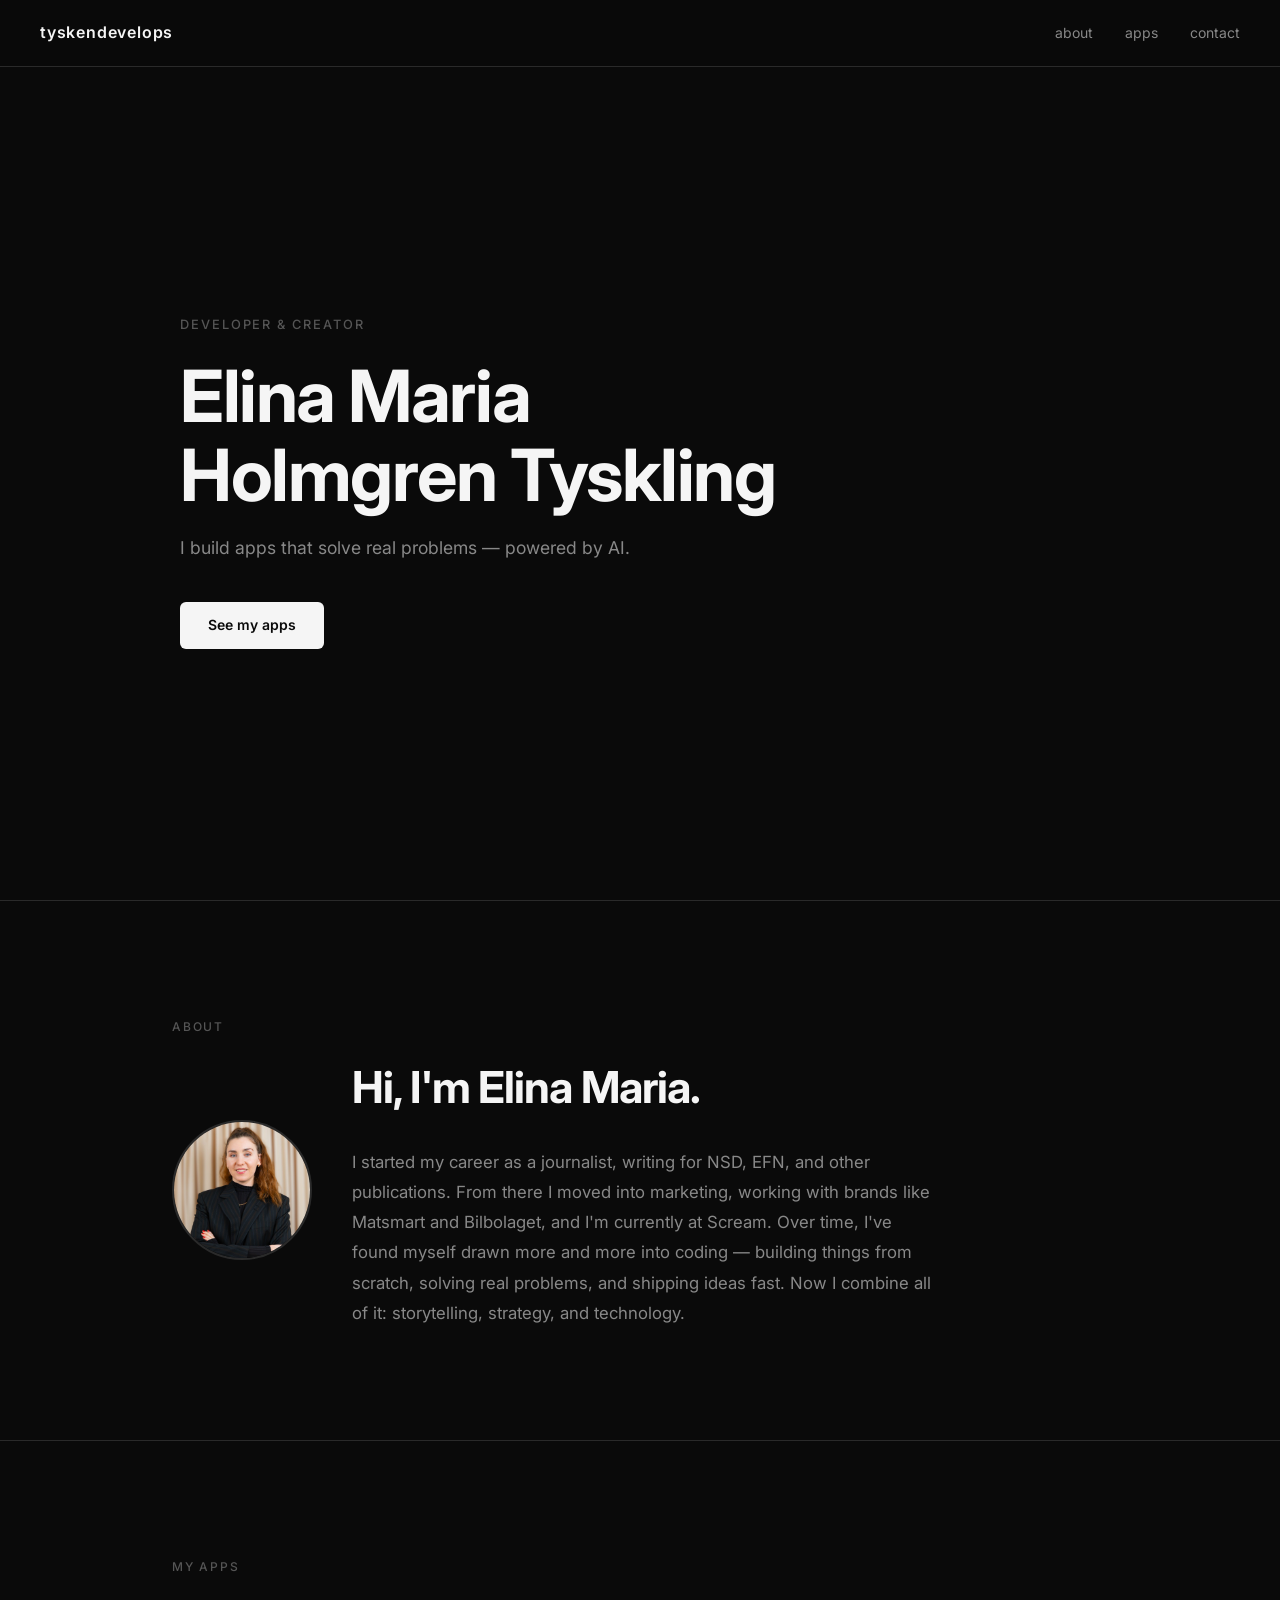
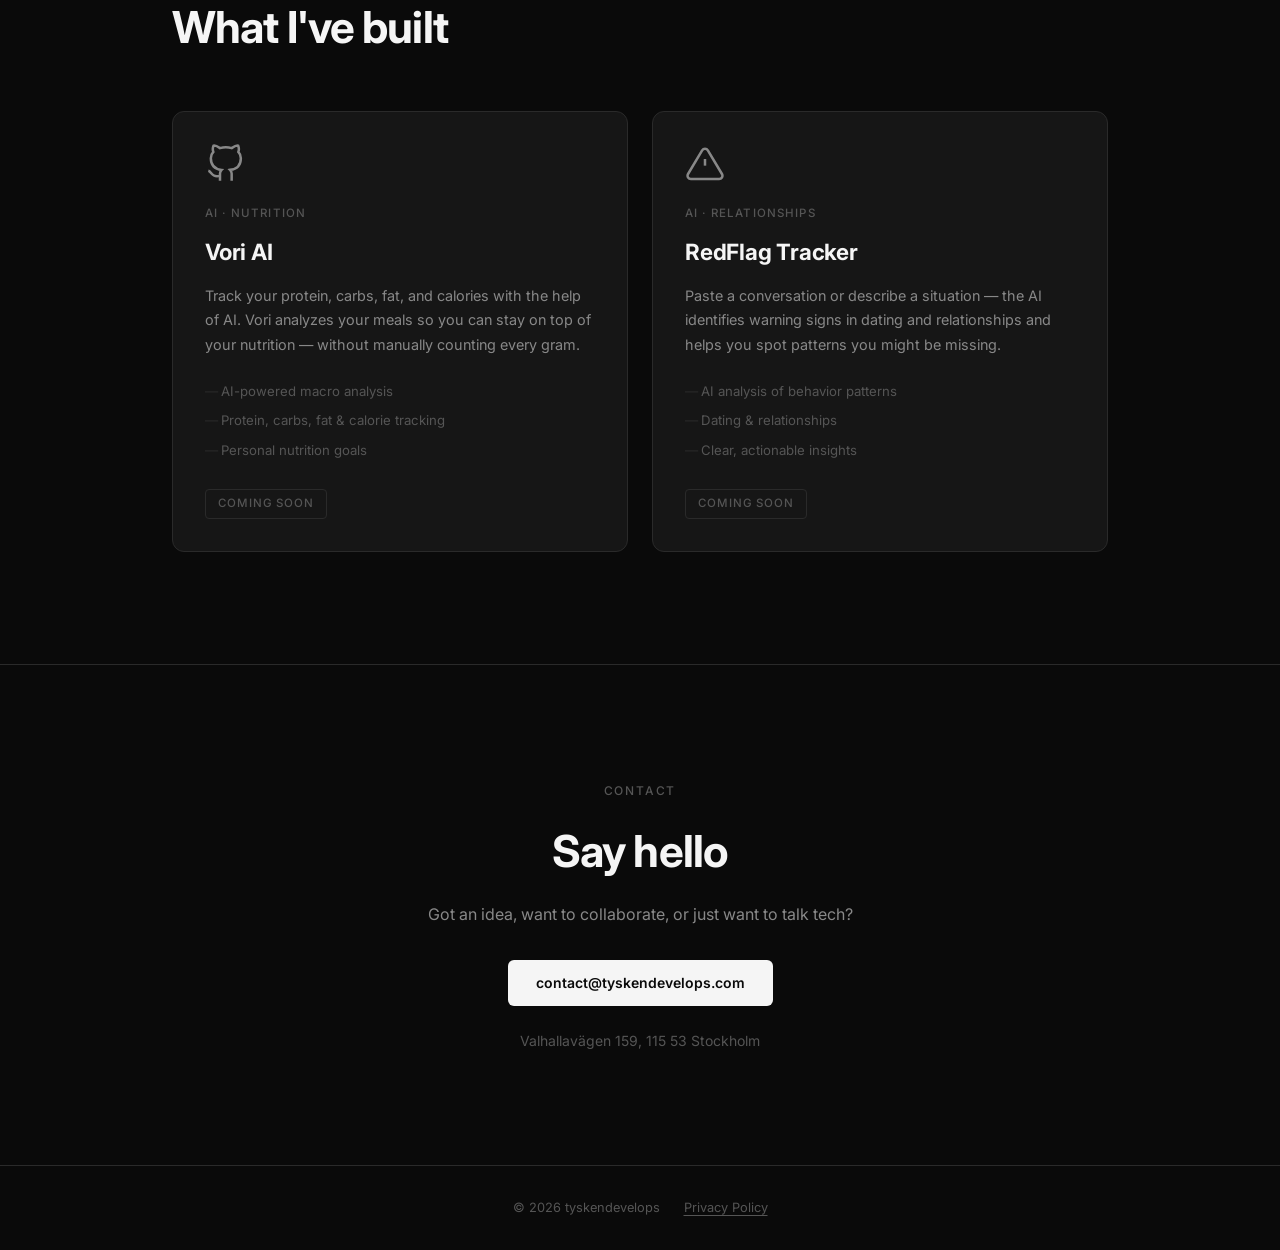
<file: index.html>
<!DOCTYPE html>
<html lang="en">
<head>
  <meta charset="UTF-8" />
  <meta name="viewport" content="width=device-width, initial-scale=1.0" />
  <title>tyskendevelops – Elina Maria Holmgren Tyskling</title>
  <meta name="description" content="Developer and creator based in Stockholm. Building AI-powered apps including Vori AI for nutrition tracking and RedFlag Tracker for relationship insights." />
  <meta name="robots" content="index, follow" />
  <link rel="canonical" href="https://www.tyskendevelops.com/" />
  <meta property="og:title" content="tyskendevelops – Elina Maria Holmgren Tyskling" />
  <meta property="og:description" content="Developer and creator based in Stockholm. Building AI-powered apps." />
  <meta property="og:type" content="website" />
  <meta property="og:url" content="https://www.tyskendevelops.com/" />
  <link rel="stylesheet" href="styles.css" />
  <link href="https://fonts.googleapis.com/css2?family=Inter:wght@300;400;500;600;700&display=swap" rel="stylesheet" />
</head>
<body>

  <!-- NAV -->
  <nav>
    <span class="logo">tyskendevelops</span>
    <ul class="nav-links">
      <li><a href="#about">about</a></li>
      <li><a href="#apps">apps</a></li>
      <li><a href="#contact">contact</a></li>
    </ul>
    <button class="burger" aria-label="Open menu" onclick="toggleMenu()">
      <span></span><span></span><span></span>
    </button>
  </nav>

  <div class="mobile-menu" id="mobileMenu">
    <a href="#about" onclick="toggleMenu()">about</a>
    <a href="#apps" onclick="toggleMenu()">apps</a>
    <a href="#contact" onclick="toggleMenu()">contact</a>
  </div>

  <!-- HERO -->
  <section class="hero">
    <div class="hero-content">
      <p class="hero-label">developer & creator</p>
      <h1>Elina Maria Holmgren Tyskling</h1>
      <p class="hero-sub">I build apps that solve real problems — powered by AI.</p>
      <a href="#apps" class="btn">See my apps</a>
    </div>
    <div class="hero-deco"></div>
  </section>

  <!-- ABOUT -->
  <section id="about" class="about">
    <div class="container">
      <span class="section-label">about</span>
      <div class="about-inner">
        <img src="elina.jpg" alt="Elina Tyskling" class="about-photo" />
        <div>
          <h2>Hi, I'm Elina Maria.</h2>
          <p class="about-text">
            I started my career as a journalist, writing for NSD, EFN, and other publications. From there I moved into marketing, working with brands like Matsmart and Bilbolaget, and I'm currently at Scream. Over time, I've found myself drawn more and more into coding — building things from scratch, solving real problems, and shipping ideas fast. Now I combine all of it: storytelling, strategy, and technology.
          </p>
        </div>
      </div>
    </div>
  </section>

  <!-- APPS -->
  <section id="apps" class="apps">
    <div class="container">
      <span class="section-label">my apps</span>
      <h2>What I've built</h2>
      <div class="app-grid">

        <div class="app-card">
          <div class="app-icon">
            <svg viewBox="0 0 24 24" fill="none" stroke="currentColor" stroke-width="1.5">
              <path d="M9 19c-5 1.5-5-2.5-7-3m14 6v-3.87a3.37 3.37 0 0 0-.94-2.61c3.14-.35 6.44-1.54 6.44-7A5.44 5.44 0 0 0 20 4.77 5.07 5.07 0 0 0 19.91 1S18.73.65 16 2.48a13.38 13.38 0 0 0-7 0C6.27.65 5.09 1 5.09 1A5.07 5.07 0 0 0 5 4.77a5.44 5.44 0 0 0-1.5 3.78c0 5.42 3.3 6.61 6.44 7A3.37 3.37 0 0 0 9 18.13V22"/>
            </svg>
          </div>
          <div class="app-tag">AI · Nutrition</div>
          <h3>Vori AI</h3>
          <p>Track your protein, carbs, fat, and calories with the help of AI. Vori analyzes your meals so you can stay on top of your nutrition — without manually counting every gram.</p>
          <ul class="app-features">
            <li>AI-powered macro analysis</li>
            <li>Protein, carbs, fat & calorie tracking</li>
            <li>Personal nutrition goals</li>
          </ul>
          <span class="app-badge">Coming soon</span>
        </div>

        <div class="app-card">
          <div class="app-icon">
            <svg viewBox="0 0 24 24" fill="none" stroke="currentColor" stroke-width="1.5">
              <path d="M10.29 3.86L1.82 18a2 2 0 0 0 1.71 3h16.94a2 2 0 0 0 1.71-3L13.71 3.86a2 2 0 0 0-3.42 0z"/>
              <line x1="12" y1="9" x2="12" y2="13"/>
              <line x1="12" y1="17" x2="12.01" y2="17"/>
            </svg>
          </div>
          <div class="app-tag">AI · Relationships</div>
          <h3>RedFlag Tracker</h3>
          <p>Paste a conversation or describe a situation — the AI identifies warning signs in dating and relationships and helps you spot patterns you might be missing.</p>
          <ul class="app-features">
            <li>AI analysis of behavior patterns</li>
            <li>Dating & relationships</li>
            <li>Clear, actionable insights</li>
          </ul>
          <span class="app-badge">Coming soon</span>
        </div>

      </div>
    </div>
  </section>

  <!-- CONTACT -->
  <section id="contact" class="contact">
    <div class="container">
      <span class="section-label">contact</span>
      <h2>Say hello</h2>
      <p>Got an idea, want to collaborate, or just want to talk tech?</p>
      <a href="mailto:contact@tyskendevelops.com" class="btn">contact@tyskendevelops.com</a>
      <p class="contact-address">Valhallavägen 159, 115 53 Stockholm</p>
    </div>
  </section>

  <!-- FOOTER -->
  <footer>
    <span>© 2026 tyskendevelops</span>
    <a href="/privacy" class="privacy-link">Privacy Policy</a>
  </footer>

  <!-- PRIVACY POLICY MODAL -->
  <div class="modal-overlay" id="privacyModal" onclick="closePrivacy(event)">
    <div class="modal">
      <button class="modal-close" onclick="closePrivacy()">&times;</button>
      <h2>Privacy Policy</h2>
      <p class="modal-date">Last updated: April 29, 2026</p>

      <h3>Overview</h3>
      <p>This privacy policy applies to the website tyskendevelops.com, operated by Elina Maria Holmgren Tyskling. We do not collect any personal data from visitors to this website.</p>

      <h3>No data collection</h3>
      <p>This website does not collect, store, or share any personal information. Specifically, we do not use:</p>
      <ul>
        <li>Cookies</li>
        <li>Analytics or tracking tools</li>
        <li>Contact forms or user accounts</li>
        <li>Advertising or third-party scripts</li>
      </ul>

      <h3>Contact</h3>
      <p>Questions about this policy? Reach us at <a href="mailto:contact@tyskendevelops.com">contact@tyskendevelops.com</a></p>
    </div>
  </div>

  <script src="script.js"></script>
</body>
</html>
</file>
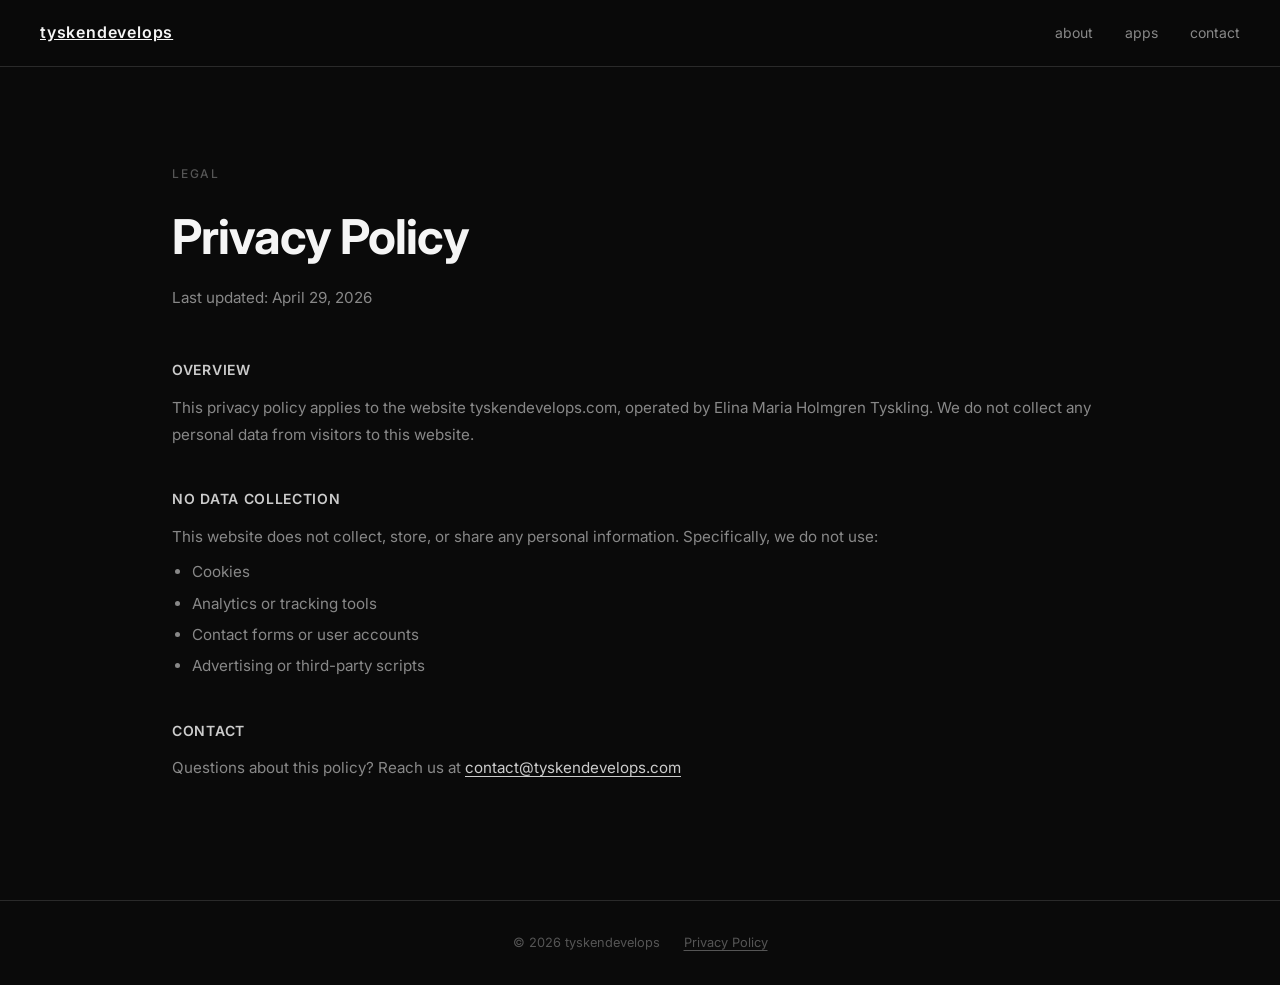
<file: privacy.html>
<!DOCTYPE html>
<html lang="en">
<head>
  <meta charset="UTF-8" />
  <meta name="viewport" content="width=device-width, initial-scale=1.0" />
  <title>Privacy Policy – Tyskendevelops</title>
  <meta name="robots" content="index, follow" />
  <link rel="canonical" href="https://www.tyskendevelops.com/privacy" />
  <link rel="stylesheet" href="styles.css" />
  <link href="https://fonts.googleapis.com/css2?family=Inter:wght@300;400;500;600;700&display=swap" rel="stylesheet" />
</head>
<body>

  <nav>
    <a href="/" class="logo">tyskendevelops</a>
    <ul class="nav-links">
      <li><a href="/#about">about</a></li>
      <li><a href="/#apps">apps</a></li>
      <li><a href="/#contact">contact</a></li>
    </ul>
    <button class="burger" aria-label="Open menu" onclick="toggleMenu()">
      <span></span><span></span><span></span>
    </button>
  </nav>

  <div class="mobile-menu" id="mobileMenu">
    <a href="/#about" onclick="toggleMenu()">about</a>
    <a href="/#apps" onclick="toggleMenu()">apps</a>
    <a href="/#contact" onclick="toggleMenu()">contact</a>
  </div>

  <main class="privacy-page">
    <div class="container">
      <span class="section-label">legal</span>
      <h1>Privacy Policy</h1>
      <p class="privacy-date">Last updated: April 29, 2026</p>

      <h2>Overview</h2>
      <p>This privacy policy applies to the website tyskendevelops.com, operated by Elina Maria Holmgren Tyskling. We do not collect any personal data from visitors to this website.</p>

      <h2>No data collection</h2>
      <p>This website does not collect, store, or share any personal information. Specifically, we do not use:</p>
      <ul>
        <li>Cookies</li>
        <li>Analytics or tracking tools</li>
        <li>Contact forms or user accounts</li>
        <li>Advertising or third-party scripts</li>
      </ul>

      <h2>Contact</h2>
      <p>Questions about this policy? Reach us at <a href="mailto:contact@tyskendevelops.com">contact@tyskendevelops.com</a></p>
    </div>
  </main>

  <footer>
    <span>© 2026 tyskendevelops</span>
    <a href="/privacy" class="privacy-link">Privacy Policy</a>
  </footer>

  <script src="script.js"></script>
</body>
</html>
</file>
<file: styles.css>
*, *::before, *::after {
  box-sizing: border-box;
  margin: 0;
  padding: 0;
}

:root {
  --black: #0a0a0a;
  --dark: #111111;
  --card: #161616;
  --border: #2a2a2a;
  --muted: #555555;
  --grey: #888888;
  --light: #cccccc;
  --white: #f5f5f5;
  --accent: #ffffff;
}

html {
  scroll-behavior: smooth;
}

body {
  background-color: var(--black);
  color: var(--light);
  font-family: 'Inter', sans-serif;
  font-size: 16px;
  line-height: 1.6;
}

/* NAV */
nav {
  position: fixed;
  top: 0;
  left: 0;
  right: 0;
  z-index: 100;
  display: flex;
  justify-content: space-between;
  align-items: center;
  padding: 1.25rem 2.5rem;
  background: rgba(10, 10, 10, 0.85);
  backdrop-filter: blur(12px);
  border-bottom: 1px solid var(--border);
}

.logo {
  font-size: 1rem;
  font-weight: 600;
  color: var(--white);
  letter-spacing: 0.05em;
}

nav ul {
  list-style: none;
  display: flex;
  gap: 2rem;
}

nav ul a {
  text-decoration: none;
  color: var(--grey);
  font-size: 0.875rem;
  transition: color 0.2s;
}

nav ul a:hover {
  color: var(--white);
}

/* CONTAINER */
.container {
  max-width: 1000px;
  margin: 0 auto;
  padding: 0 2rem;
}

/* HERO */
.hero {
  min-height: 100vh;
  display: flex;
  align-items: center;
  padding: 8rem 2.5rem 4rem;
  max-width: 1000px;
  margin: 0 auto;
  position: relative;
}

.hero-content {
  max-width: 600px;
}

.hero-label {
  font-size: 0.8rem;
  font-weight: 500;
  letter-spacing: 0.15em;
  text-transform: uppercase;
  color: var(--muted);
  margin-bottom: 1.25rem;
}

.hero h1 {
  font-size: clamp(2.5rem, 6vw, 4.5rem);
  font-weight: 700;
  color: var(--white);
  line-height: 1.1;
  margin-bottom: 1.25rem;
  letter-spacing: -0.02em;
}

.hero-sub {
  font-size: 1.1rem;
  color: var(--grey);
  margin-bottom: 2.5rem;
  max-width: 480px;
}

/* BUTTON */
.btn {
  display: inline-block;
  padding: 0.75rem 1.75rem;
  background: var(--white);
  color: var(--black);
  text-decoration: none;
  font-size: 0.875rem;
  font-weight: 600;
  border-radius: 6px;
  transition: background 0.2s, transform 0.15s;
}

.btn:hover {
  background: var(--light);
  transform: translateY(-1px);
}

/* SECTION LABEL */
.section-label {
  display: inline-block;
  font-size: 0.75rem;
  font-weight: 500;
  letter-spacing: 0.15em;
  text-transform: uppercase;
  color: var(--muted);
  margin-bottom: 1rem;
}

/* ABOUT */
.about {
  padding: 7rem 0;
  border-top: 1px solid var(--border);
}

.about h2 {
  font-size: clamp(1.75rem, 4vw, 2.75rem);
  font-weight: 700;
  color: var(--white);
  letter-spacing: -0.02em;
  margin-bottom: 1.5rem;
}

.about-inner {
  display: flex;
  align-items: center;
  gap: 2.5rem;
}

.about-photo {
  width: 140px;
  height: 140px;
  border-radius: 50%;
  object-fit: cover;
  object-position: center top;
  border: 2px solid var(--border);
  flex-shrink: 0;
}

.about-text {
  font-size: 1.05rem;
  color: var(--grey);
  max-width: 580px;
  line-height: 1.8;
}

@media (max-width: 480px) {
  .about-inner {
    flex-direction: column;
    align-items: flex-start;
  }
}

/* APPS */
.apps {
  padding: 7rem 0;
  border-top: 1px solid var(--border);
}

.apps h2 {
  font-size: clamp(1.75rem, 4vw, 2.75rem);
  font-weight: 700;
  color: var(--white);
  letter-spacing: -0.02em;
  margin-bottom: 3rem;
}

.app-grid {
  display: grid;
  grid-template-columns: 1fr 1fr;
  gap: 1.5rem;
}

.app-card {
  background: var(--card);
  border: 1px solid var(--border);
  border-radius: 12px;
  padding: 2rem;
  transition: border-color 0.2s, transform 0.2s;
}

.app-card:hover {
  border-color: #444444;
  transform: translateY(-2px);
}

.app-icon {
  width: 40px;
  height: 40px;
  color: var(--grey);
  margin-bottom: 1.25rem;
}

.app-icon svg {
  width: 100%;
  height: 100%;
}

.app-tag {
  font-size: 0.72rem;
  font-weight: 500;
  letter-spacing: 0.1em;
  text-transform: uppercase;
  color: var(--muted);
  margin-bottom: 0.75rem;
}

.app-card h3 {
  font-size: 1.4rem;
  font-weight: 700;
  color: var(--white);
  margin-bottom: 0.875rem;
  letter-spacing: -0.01em;
}

.app-card p {
  font-size: 0.9rem;
  color: var(--grey);
  line-height: 1.7;
  margin-bottom: 1.5rem;
}

.app-features {
  list-style: none;
  display: flex;
  flex-direction: column;
  gap: 0.5rem;
  margin-bottom: 1.75rem;
}

.app-features li {
  font-size: 0.825rem;
  color: var(--muted);
  padding-left: 1rem;
  position: relative;
}

.app-features li::before {
  content: '—';
  position: absolute;
  left: 0;
  color: var(--border);
}

.app-badge {
  display: inline-block;
  padding: 0.3rem 0.75rem;
  border: 1px solid var(--border);
  border-radius: 4px;
  font-size: 0.72rem;
  font-weight: 500;
  letter-spacing: 0.08em;
  text-transform: uppercase;
  color: var(--muted);
}

/* CONTACT */
.contact {
  padding: 7rem 0;
  border-top: 1px solid var(--border);
  text-align: center;
}

.contact h2 {
  font-size: clamp(1.75rem, 4vw, 2.75rem);
  font-weight: 700;
  color: var(--white);
  letter-spacing: -0.02em;
  margin-bottom: 1rem;
}

.contact p {
  color: var(--grey);
  margin-bottom: 2rem;
  font-size: 1rem;
}

.contact-address {
  margin-top: 1.5rem;
  margin-bottom: 0 !important;
  font-size: 0.875rem !important;
  color: var(--muted) !important;
}

/* FOOTER */
footer {
  padding: 2rem;
  text-align: center;
  border-top: 1px solid var(--border);
  font-size: 0.8rem;
  color: var(--muted);
}

/* BURGER */
.burger {
  display: none;
  flex-direction: column;
  justify-content: center;
  gap: 5px;
  background: none;
  border: none;
  cursor: pointer;
  padding: 4px;
}

.burger span {
  display: block;
  width: 22px;
  height: 1.5px;
  background: var(--white);
  transition: 0.2s;
}

/* MOBILE MENU */
.mobile-menu {
  display: none;
  position: fixed;
  top: 57px;
  left: 0;
  right: 0;
  z-index: 99;
  background: var(--dark);
  border-bottom: 1px solid var(--border);
  flex-direction: column;
}

.mobile-menu.open {
  display: flex;
}

.mobile-menu a {
  padding: 1rem 1.5rem;
  font-size: 0.95rem;
  color: var(--grey);
  text-decoration: none;
  border-bottom: 1px solid var(--border);
  transition: color 0.2s;
}

.mobile-menu a:last-child {
  border-bottom: none;
}

.mobile-menu a:hover {
  color: var(--white);
}

/* PRIVACY MODAL */
.modal-overlay {
  display: none;
  position: fixed;
  inset: 0;
  z-index: 200;
  background: rgba(0, 0, 0, 0.75);
  backdrop-filter: blur(4px);
  align-items: center;
  justify-content: center;
  padding: 1.5rem;
}

.modal-overlay.open {
  display: flex;
}

.modal {
  background: var(--dark);
  border: 1px solid var(--border);
  border-radius: 12px;
  padding: 2.5rem;
  max-width: 600px;
  width: 100%;
  max-height: 85vh;
  overflow-y: auto;
  position: relative;
}

.modal h2 {
  font-size: 1.5rem;
  font-weight: 700;
  color: var(--white);
  margin-bottom: 0.25rem;
}

.modal-date {
  font-size: 0.8rem;
  color: var(--muted);
  margin-bottom: 2rem;
}

.modal h3 {
  font-size: 0.875rem;
  font-weight: 600;
  color: var(--light);
  text-transform: uppercase;
  letter-spacing: 0.05em;
  margin-top: 1.75rem;
  margin-bottom: 0.5rem;
}

.modal p, .modal li {
  font-size: 0.9rem;
  color: var(--grey);
  line-height: 1.75;
}

.modal ul {
  padding-left: 1.25rem;
  display: flex;
  flex-direction: column;
  gap: 0.25rem;
}

.modal a {
  color: var(--light);
  text-underline-offset: 3px;
}

.modal-close {
  position: absolute;
  top: 1.25rem;
  right: 1.25rem;
  background: none;
  border: none;
  color: var(--muted);
  font-size: 1.5rem;
  cursor: pointer;
  line-height: 1;
  transition: color 0.2s;
}

.modal-close:hover {
  color: var(--white);
}

/* FOOTER */
footer {
  display: flex;
  justify-content: center;
  align-items: center;
  gap: 1.5rem;
}

.privacy-link {
  color: var(--muted);
  font-size: 0.8rem;
  text-decoration: underline;
  text-underline-offset: 3px;
  transition: color 0.2s;
}

.privacy-link:hover {
  color: var(--light);
}

/* PRIVACY PAGE */
.privacy-page {
  padding: 10rem 0 7rem;
  min-height: 100vh;
}

.privacy-page h1 {
  font-size: clamp(2rem, 5vw, 3rem);
  font-weight: 700;
  color: var(--white);
  letter-spacing: -0.02em;
  margin-bottom: 0.5rem;
}

.privacy-date {
  font-size: 0.8rem;
  color: var(--muted);
  margin-bottom: 3rem;
}

.privacy-page h2 {
  font-size: 0.875rem;
  font-weight: 600;
  color: var(--light);
  text-transform: uppercase;
  letter-spacing: 0.05em;
  margin-top: 2.5rem;
  margin-bottom: 0.75rem;
}

.privacy-page p,
.privacy-page li {
  font-size: 0.95rem;
  color: var(--grey);
  line-height: 1.8;
}

.privacy-page ul {
  padding-left: 1.25rem;
  display: flex;
  flex-direction: column;
  gap: 0.25rem;
  margin-top: 0.5rem;
}

.privacy-page a {
  color: var(--light);
  text-underline-offset: 3px;
}

/* RESPONSIVE */
@media (max-width: 680px) {
  nav {
    padding: 1rem 1.5rem;
  }

  .nav-links {
    display: none;
  }

  .burger {
    display: flex;
  }

  .hero {
    padding: 7rem 1.5rem 4rem;
  }

  .container {
    padding: 0 1.5rem;
  }

  .app-grid {
    grid-template-columns: 1fr;
  }

  .about, .apps, .contact {
    padding: 5rem 0;
  }
}
</file>
